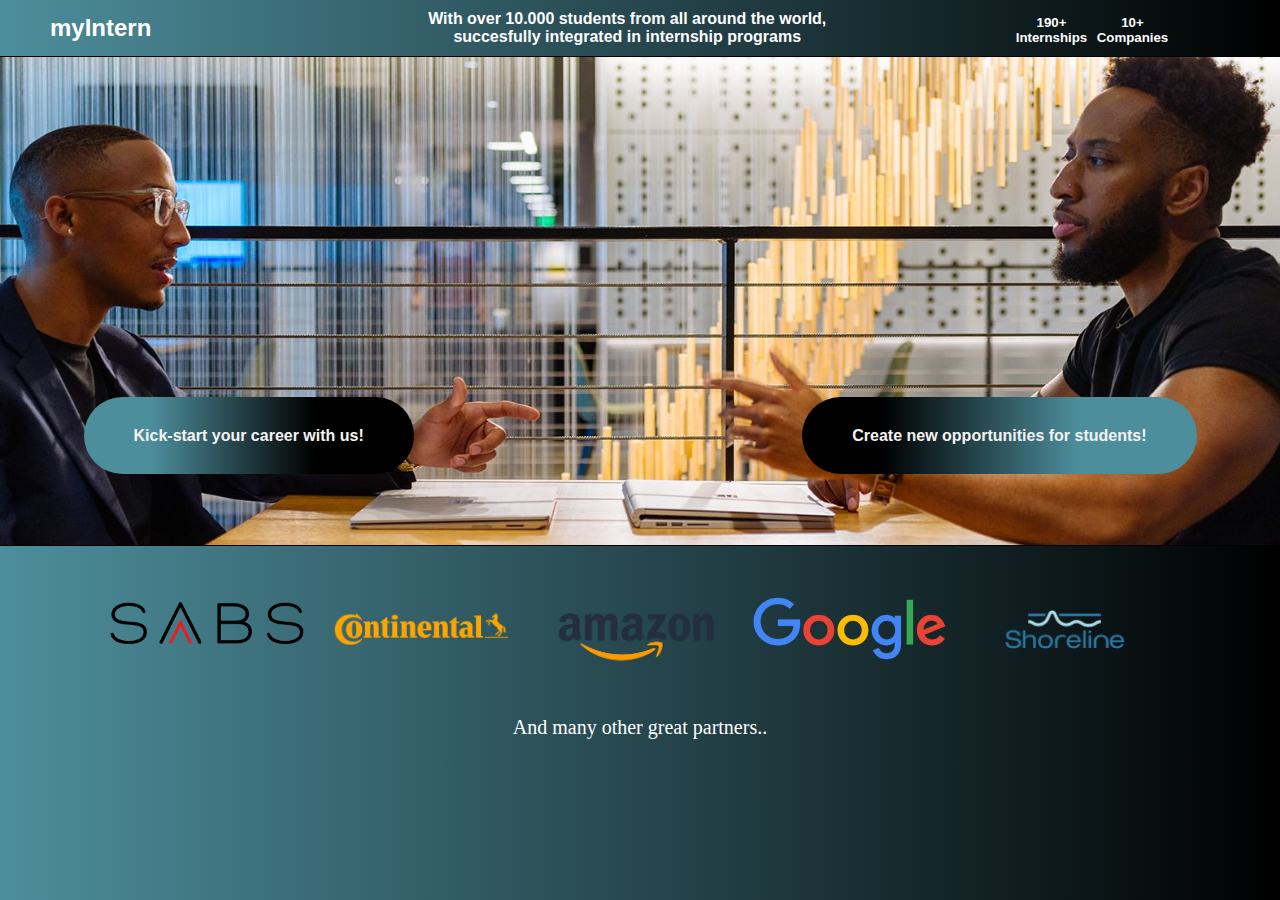
<file: ITMarathon/index.html>
<!DOCTYPE html>
<html lang="en">
  <head>
    <meta charset="UTF-8" />
    <meta http-equiv="X-UA-Compatible" content="IE=edge" />
    <link rel="stylesheet" href="styleindex.css" />
    <meta name="viewport" content="width=device-width, initial-scale=1.0" />
    <link
      rel="stylesheet"
      href="https://stackpath.bootstrapcdn.com/font-awesome/4.7.0/css/font-awesome.min.css"
    />
    <title>myIntern</title>
  </head>
  <body>
    <div class="header">
      <div class="container">
        <div class="navbar">
          <div class="logo">
            <h2>myIntern</h2>
          </div>
          <nav>
            <ul id="menuItems">
              <li>
                <h4>
                  With over 10.000 students from all around the world,<br />
                  succesfully integrated in internship programs
                </h4>
              </li>
              <li>
                <h5>190+<br />Internships</h5>
              </li>
              <li>
                <h5>10+<br />Companies</h5>
              </li>
            </ul>
          </nav>
        </div>
      </div>
    </div>
    <div class="linie"></div>
    <div class="container1">
      <div class="text-reclama"></div>
      <a href="login_student.html" class="btn1"
        >Kick-start your career with us!</a
      >
      <a href="login_companii.html" class="btn2"
        >Create new opportunities for students!</a
      >
    </div>
    <div class="linie"></div>
    <div class="brands">
      <div class="small-container">
        <div class="row">
          <div class="col-5">
            <a href="https://www.sabs.eu/" target="_blank">
              <img style="padding-top: 45px" src="sabs.svg"
            /></a>
          </div>
          <div class="col-5">
            <a href="https://www.continental.com/en/" target="_blank">
              <img
                style="padding-top: 0px; padding-bottom: 0"
                src="continental.png"
            /></a>
          </div>
          <div class="col-5">
            <a href="https://www.aboutamazon.com/" target="_blank">
              <img src="amazon.jpg"
            /></a>
          </div>
          <div class="col-5">
            <a href="https://about.google/" target="_blank"
              ><img src="google.jpg"
            /></a>
          </div>

          <div class="col-5">
            <a href="https://shoreline.io/" target="_blank"
              ><img style="padding-top: 25px" src="shoreline.jpg"
            /></a>
          </div>
        </div>
      </div>
      <p class="footer-text">And many other great partners..</p>
    </div>
  </body>
</html>
</file>
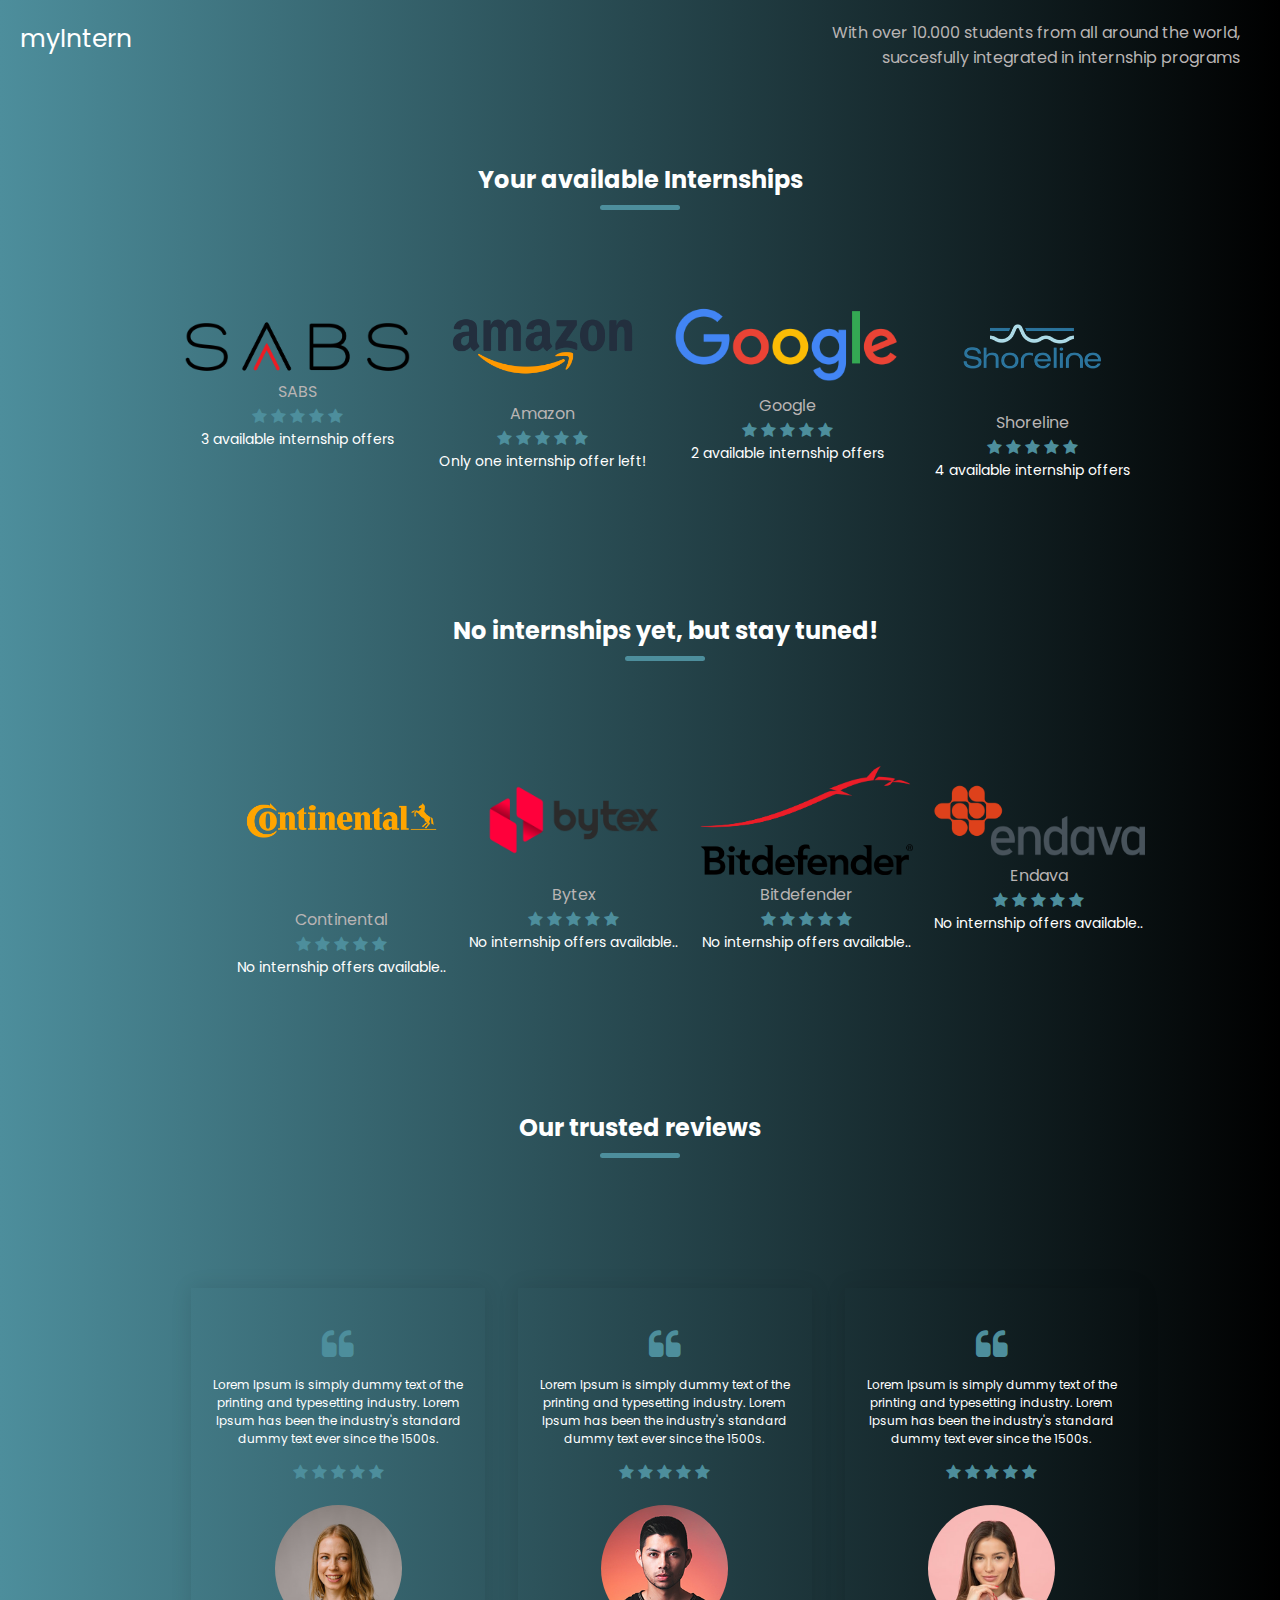
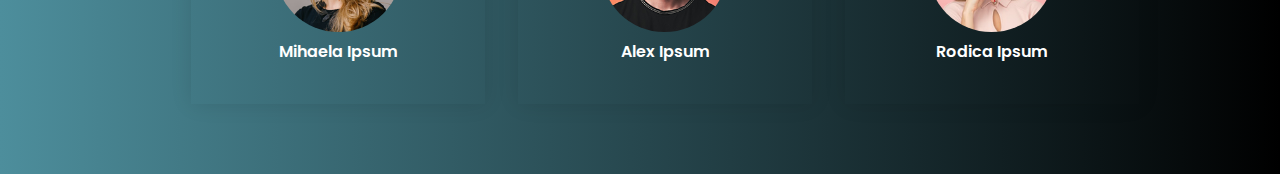
<file: ITMarathon/final_page.html>
<!DOCTYPE html>
<html lang="en">
  <head>
    <meta charset="UTF-8" />
    <title>Pagina firme</title>
    <link rel="stylesheet" href="final_page.css" />
    <link
      href="https://fonts.googleapis.com/css2?family=Poppins:wght@300;400;500;600;700&display=swap"
      rel="stylesheet"
    />
    <link
      rel="stylesheet"
      href="https://stackpath.bootstrapcdn.com/font-awesome/4.7.0/css/font-awesome.min.css"
    />
  </head>
  <body>
    <div class="header">
      <div class="container">
        <div class="navbar">
          <div class="logo">
            <a href="index.html" style="font-size: 25px">myIntern</a>
          </div>
          <nav>
            <ul id="menuItems">
              <li>
                <h4>
                  With over 10.000 students from all around the world,<br />
                  succesfully integrated in internship programs
                </h4>
              </li>
            </ul>
          </nav>
        </div>
      </div>
    </div>

    <!---- features producs----->
    <div class="small-container">
      <h2 class="title">Your available Internships</h2>
      <div class="row">
        <div class="col-4">
          <img src="sabs.svg" />
          <h4>SABS</h4>
          <div class="rating">
            <i class="fa fa-star"></i>
            <i class="fa fa-star"></i>
            <i class="fa fa-star"></i>
            <i class="fa fa-star"></i>
            <i class="fa fa-star"></i>
          </div>
          <p>3 available internship offers</p>
        </div>
        <div class="col-4">
          <img src="amazon.jpg" />
          <h4>Amazon</h4>
          <div class="rating">
            <i class="fa fa-star"></i>
            <i class="fa fa-star"></i>
            <i class="fa fa-star"></i>
            <i class="fa fa-star"></i>
            <i class="fa fa-star"></i>
          </div>
          <p>Only one internship offer left!</p>
        </div>
        <div class="col-4">
          <img src="google.jpg" />
          <h4>Google</h4>
          <div class="rating">
            <i class="fa fa-star"></i>
            <i class="fa fa-star"></i>
            <i class="fa fa-star"></i>
            <i class="fa fa-star"></i>
            <i class="fa fa-star"></i>
          </div>
          <p>2 available internship offers</p>
        </div>
        <div class="col-4">
          <img src="shoreline.jpg" />
          <h4>Shoreline</h4>
          <div class="rating">
            <i class="fa fa-star"></i>
            <i class="fa fa-star"></i>
            <i class="fa fa-star"></i>
            <i class="fa fa-star"></i>
            <i class="fa fa-star"></i>
          </div>
          <p>4 available internship offers</p>
        </div>
        <h2 class="title">No internships yet, but stay tuned!</h2>
        <div class="row">
          <div class="col-4">
            <img src="continental.png" />
            <h4>Continental</h4>
            <div class="rating">
              <i class="fa fa-star"></i>
              <i class="fa fa-star"></i>
              <i class="fa fa-star"></i>
              <i class="fa fa-star"></i>
              <i class="fa fa-star"></i>
            </div>
            <p>No internship offers available..</p>
          </div>
          <div class="col-4">
            <img src="bytex.png" />
            <h4>Bytex</h4>
            <div class="rating">
              <i class="fa fa-star"></i>
              <i class="fa fa-star"></i>
              <i class="fa fa-star"></i>
              <i class="fa fa-star"></i>
              <i class="fa fa-star"></i>
            </div>
            <p>No internship offers available..</p>
          </div>
          <div class="col-4">
            <img src="bitdefender.png" />
            <h4>Bitdefender</h4>
            <div class="rating">
              <i class="fa fa-star"></i>
              <i class="fa fa-star"></i>
              <i class="fa fa-star"></i>
              <i class="fa fa-star"></i>
              <i class="fa fa-star"></i>
            </div>
            <p>No internship offers available..</p>
          </div>
          <div class="col-4">
            <img src="endava.png" />
            <h4>Endava</h4>
            <div class="rating">
              <i class="fa fa-star"></i>
              <i class="fa fa-star"></i>
              <i class="fa fa-star"></i>
              <i class="fa fa-star"></i>
              <i class="fa fa-star"></i>
            </div>
            <p>No internship offers available..</p>
          </div>
        </div>
      </div>
    </div>

    <h2 class="title">Our trusted reviews</h2>

    <!------ Testimonial --------->
    <div class="testimonial">
      <div class="small-container">
        <div class="row">
          <div class="col-3">
            <i class="fa fa-quote-left"></i>
            <p>
              Lorem Ipsum is simply dummy text of the printing and typesetting
              industry. Lorem Ipsum has been the industry's standard dummy text
              ever since the 1500s.
            </p>
            <div class="rating">
              <i class="fa fa-star"></i>
              <i class="fa fa-star"></i>
              <i class="fa fa-star"></i>
              <i class="fa fa-star"></i>
              <i class="fa fa-star"></i>
            </div>
            <img src="user-1.png" />
            <h3>Mihaela Ipsum</h3>
          </div>
          <div class="col-3">
            <i class="fa fa-quote-left"></i>
            <p>
              Lorem Ipsum is simply dummy text of the printing and typesetting
              industry. Lorem Ipsum has been the industry's standard dummy text
              ever since the 1500s.
            </p>
            <div class="rating">
              <i class="fa fa-star"></i>
              <i class="fa fa-star"></i>
              <i class="fa fa-star"></i>
              <i class="fa fa-star"></i>
              <i class="fa fa-star"></i>
            </div>
            <img src="user-2.png" />
            <h3>Alex Ipsum</h3>
          </div>
          <div class="col-3">
            <i class="fa fa-quote-left"></i>
            <p>
              Lorem Ipsum is simply dummy text of the printing and typesetting
              industry. Lorem Ipsum has been the industry's standard dummy text
              ever since the 1500s.
            </p>
            <div class="rating">
              <i class="fa fa-star"></i>
              <i class="fa fa-star"></i>
              <i class="fa fa-star"></i>
              <i class="fa fa-star"></i>
              <i class="fa fa-star"></i>
            </div>
            <img src="user-3.png" />
            <h3>Rodica Ipsum</h3>
          </div>
        </div>
      </div>
    </div>

    <!---------- js for togglemenu ----------->
    <script>
      var MenuItems = document.getElementById("MenuItems");

      MenuItems.style.maxHeight = "0px";

      function menutoggle() {
        if (MenuItems.style.maxHeight == "0px") {
          MenuItems.style.maxHeight = "200px";
        } else {
          MenuItems.style.maxHeight = "0px";
        }
      }
    </script>
  </body>
</html>
</file>
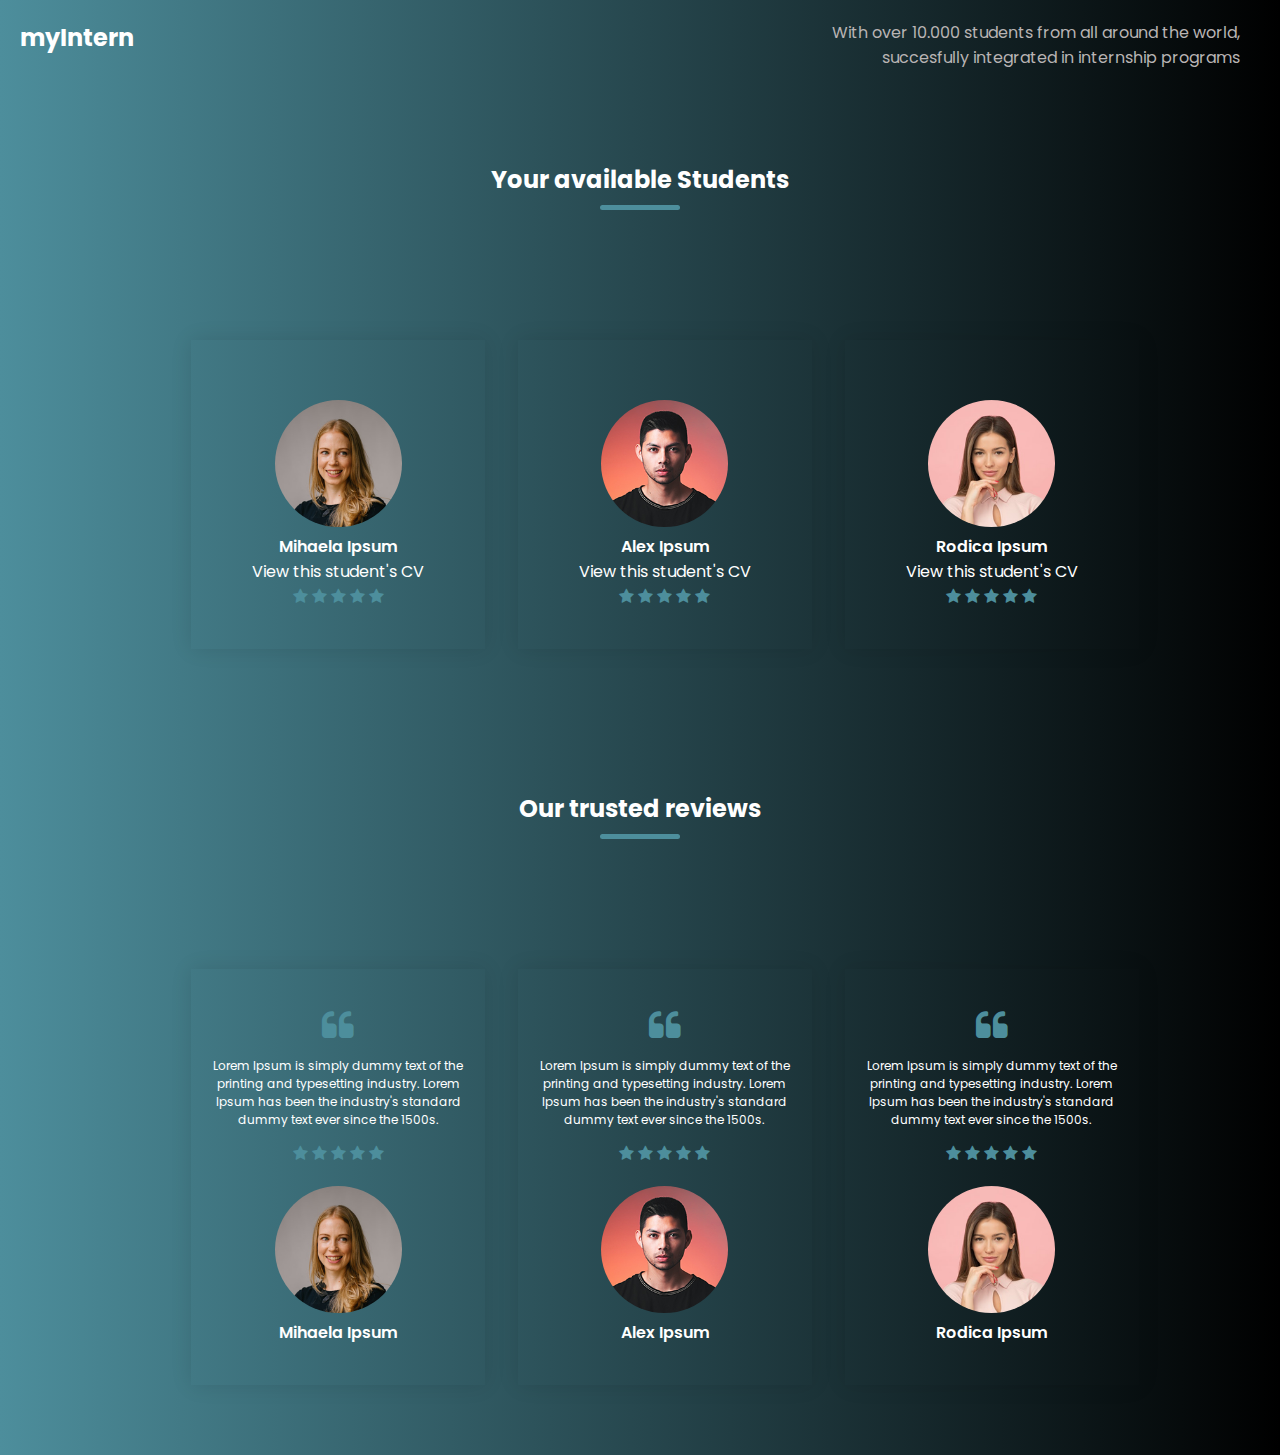
<file: ITMarathon/final_page_companii.html>
<!DOCTYPE html>
<html lang="en">
<head>
    <meta charset="UTF-8">
    <title> Pagina companie</title>
    <link rel="stylesheet" href="final_page.css">
    <link href="https://fonts.googleapis.com/css2?family=Poppins:wght@300;400;500;600;700&display=swap" rel="stylesheet">
    <link rel="stylesheet" href="https://stackpath.bootstrapcdn.com/font-awesome/4.7.0/css/font-awesome.min.css">
</head>
<body>
    <div class="header">
        
    
    </div>
</div>
<div class="header">
    <div class="container">
      <div class="navbar">
        <div class="logo">
          <a href="index.html"> <h2>myIntern</h2></a>
        </div>
        <nav>
          <ul id="menuItems">
            <li>
              <h4>
                With over 10.000 students from all around the world,<br />
                succesfully integrated in internship programs
              </h4>
            </li>
            
          </ul>
        </nav>
      </div>
    </div>
  </div>
   
    
    
    <!---- features producs----->
    
        <h2 class="title">Your available Students</h2>
        
            <div class="testimonial">
                <div class="small-container">
                    <div class="row">
                        <div class="col-3">
                            
                            <img src="user-1.png">
                            <h3>Mihaela Ipsum</h3>
                            
                            <a href="cv.html" >View this student's CV</a>
                            <div class="rating">
                                <i class="fa fa-star"></i>
                                <i class="fa fa-star"></i>
                                <i class="fa fa-star"></i>
                                <i class="fa fa-star"></i>
                                <i class="fa fa-star"></i>
                            </div>
                        </div>
                        <div class="col-3">
                            
                            
                            <img src="user-2.png">
                            <h3>Alex Ipsum</h3>
                            <a href="cv.html" >View this student's CV</a>
                            
                            <div class="rating">
                                <i class="fa fa-star"></i>
                                <i class="fa fa-star"></i>
                                <i class="fa fa-star"></i>
                                <i class="fa fa-star"></i>
                                <i class="fa fa-star"></i>
                            </div>
                        </div>
                        <div class="col-3">
                            
                            
                            
                            <img src="user-3.png">
                            <h3>Rodica Ipsum</h3>
                            <a href="cv.html" >View this student's CV</a>
                            <div class="rating">
                                <i class="fa fa-star"></i>
                                <i class="fa fa-star"></i>
                                <i class="fa fa-star"></i>
                                <i class="fa fa-star"></i>
                                <i class="fa fa-star"></i>
                            </div>
                        </div>
                    </div>
                </div>
            </div>

    <h2 class="title">Our trusted reviews </h2>
    
<!------ Testimonial --------->
    <div class="testimonial">
        <div class="small-container">
            <div class="row">
                <div class="col-3">
                    <i class="fa fa-quote-left"></i>
                    <p>Lorem Ipsum is simply dummy text of the printing and typesetting industry. Lorem Ipsum has been the industry's standard dummy text ever since the 1500s.</p>
                    <div class="rating">
                        <i class="fa fa-star"></i>
                        <i class="fa fa-star"></i>
                        <i class="fa fa-star"></i>
                        <i class="fa fa-star"></i>
                        <i class="fa fa-star"></i>
                    </div>
                    <img src="user-1.png">
                    <h3>Mihaela Ipsum</h3>
                </div>
                <div class="col-3">
                    <i class="fa fa-quote-left"></i>
                    <p>Lorem Ipsum is simply dummy text of the printing and typesetting industry. Lorem Ipsum has been the industry's standard dummy text ever since the 1500s.</p>
                    <div class="rating">
                        <i class="fa fa-star"></i>
                        <i class="fa fa-star"></i>
                        <i class="fa fa-star"></i>
                        <i class="fa fa-star"></i>
                        <i class="fa fa-star"></i>
                    </div>
                    <img src="user-2.png">
                    <h3>Alex Ipsum</h3>
                </div>
                <div class="col-3">
                    <i class="fa fa-quote-left"></i>
                    <p>Lorem Ipsum is simply dummy text of the printing and typesetting industry. Lorem Ipsum has been the industry's standard dummy text ever since the 1500s.</p>
                    <div class="rating">
                        <i class="fa fa-star"></i>
                        <i class="fa fa-star"></i>
                        <i class="fa fa-star"></i>
                        <i class="fa fa-star"></i>
                        <i class="fa fa-star"></i>
                    </div>
                    <img src="user-3.png">
                    <h3>Rodica Ipsum</h3>
                </div>
            </div>
        </div>
    </div>
    
   
    
    
    
    <!---------- js for togglemenu ----------->
    <script>
        var MenuItems = document.getElementById("MenuItems");
        
        MenuItems.style.maxHeight = "0px";
        
        function menutoggle(){
            if(MenuItems.style.maxHeight == "0px"){
                MenuItems.style.maxHeight = "200px";
            }
            else{
                MenuItems.style.maxHeight = "0px";
            }
        }
    </script>
    
</body>
</html>
</file>
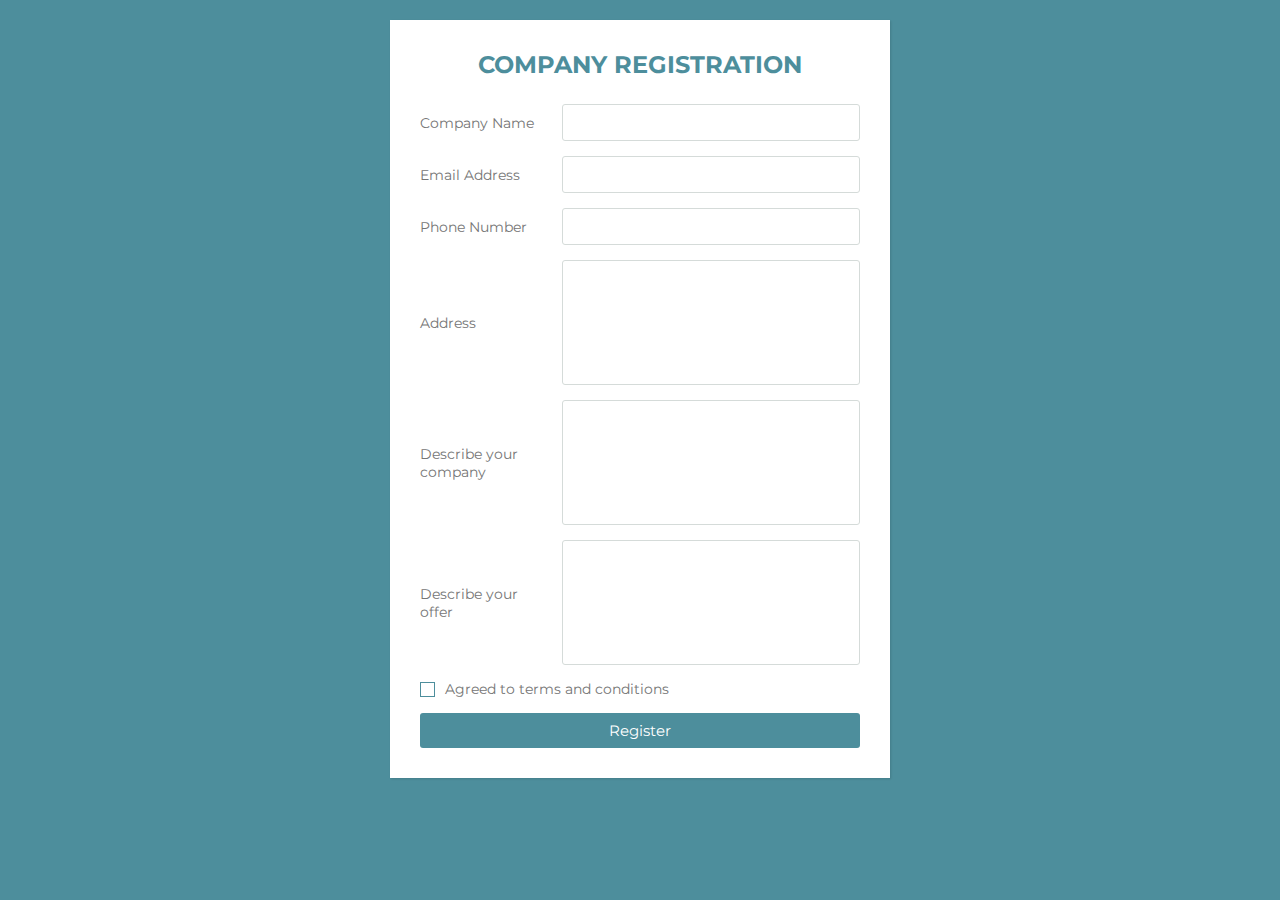
<file: ITMarathon/formular_companii.html>
<!DOCTYPE html>
<html lang="en">
  <head>
    <meta charset="UTF-8" />
    <meta name="viewport" content="width=device-width, initial-scale=1.0" />
    <title>Registration Form</title>
    <link rel="stylesheet" href="style_Fstud.css" />
  </head>
  <body>
    <div class="wrapper">
      <div class="title">Company Registration</div>
      <form class="form" id="register123">
        <div class="inputfield">
          <label>Company Name</label>
          <input type="text" class="input" name="fullname" />
        </div>
        <div class="inputfield">
          <label>Email Address</label>
          <input type="text" class="input" name="email_r" />
        </div>
        <div class="inputfield" id="registernumber">
          <label>Phone Number</label>
          <input type="text" class="input" name="number_r" />
        </div>
        <div class="inputfield" id="registeraddr">
          <label>Address</label>
          <textarea class="textarea" name="addr_r"></textarea>
        </div>
        <div class="inputfield" id="registerabout">
          <label>Describe your company</label>
          <textarea class="textarea" name="about_r"></textarea>
        </div>
        <div class="inputfield" id="registerexplica">
          <label>Describe your offer</label>
          <textarea class="textarea" name="achivexplic_r"></textarea>
        </div>
        <div class="inputfield terms">
          <label class="check">
            <input type="checkbox" />
            <span class="checkmark"></span>
          </label>
          <p>Agreed to terms and conditions</p>
        </div>
        <div class="inputfield">
          <a href="final_page_companii.html" class="btn">Register</a>
        </div>
      </form>
    </div>
  </body>
  <script
    src="https://code.jquery.com/jquery-3.6.0.min.js"
    integrity="sha256-/xUj+3OJU5yExlq6GSYGSHk7tPXikynS7ogEvDej/m4="
    crossorigin="anonymous"
  ></script>
  <script src="js_date.js"></script>
</html>
</file>
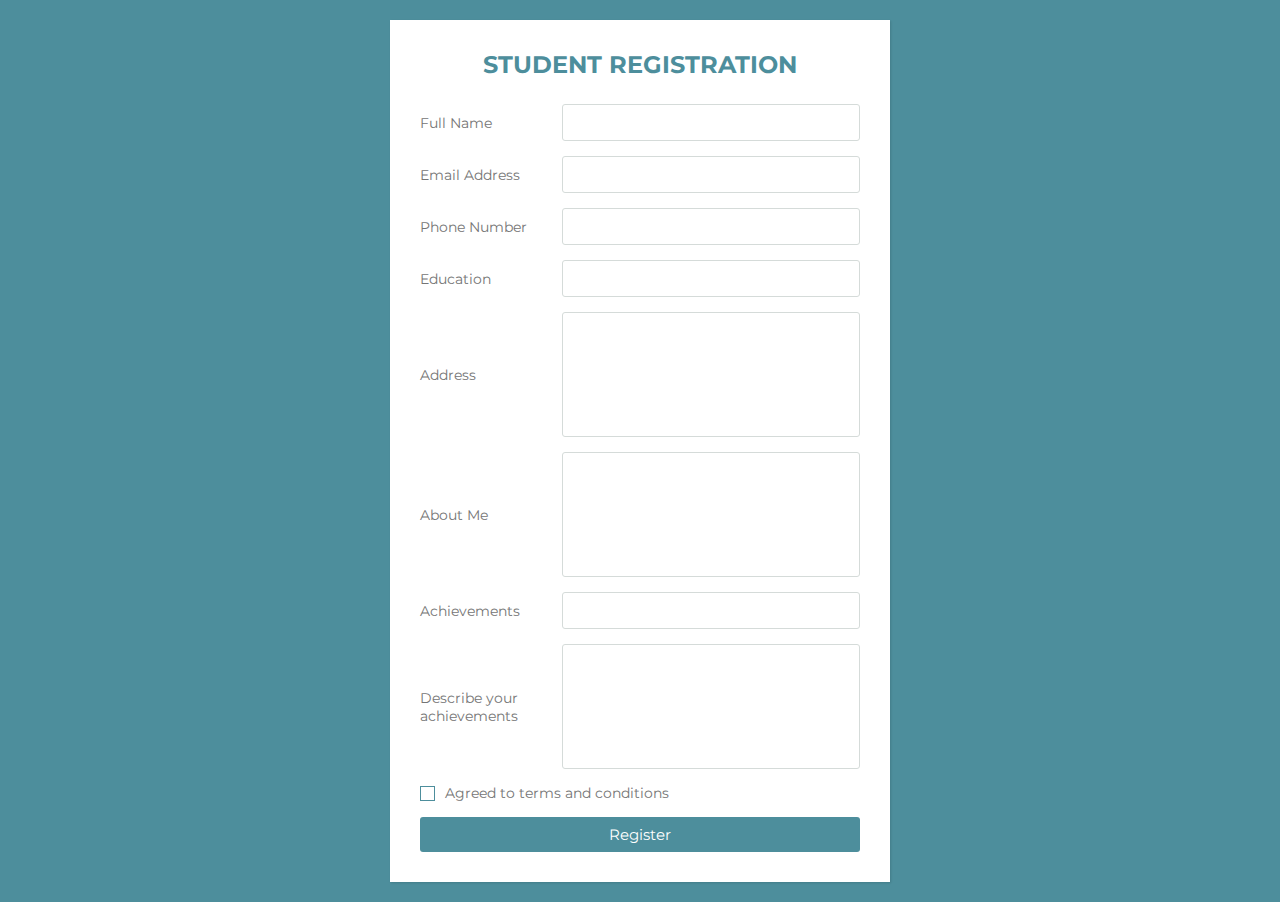
<file: ITMarathon/formular_student.html>
<!DOCTYPE html>
<html lang="en">
  <head>
    <meta charset="UTF-8" />
    <meta name="viewport" content="width=device-width, initial-scale=1.0" />
    <title>Registration Form</title>
    <link rel="stylesheet" href="style_Fstud.css" />
    <link
      rel="stylesheet"
      href="https://stackpath.bootstrapcdn.com/font-awesome/4.7.0/css/font-awesome.min.css"
    />
  </head>
  <body>
    <div class="wrapper">
      <div class="title">Student Registration</div>
      <form class="form" id="register123">
        <div class="inputfield">
          <label>Full Name</label>
          <input type="text" class="input" name="fullname" />
        </div>
        <div class="inputfield">
          <label>Email Address</label>
          <input type="text" class="input" name="email_r" />
        </div>
        <div class="inputfield" id="registernumber">
          <label>Phone Number</label>
          <input type="text" class="input" name="number_r" />
        </div>
        <div class="inputfield" id="registeredu">
          <label>Education</label>
          <input type="text" class="input" name="edu_r" />
        </div>
        <div class="inputfield" id="registeraddr">
          <label>Address</label>
          <textarea class="textarea" name="addr_r"></textarea>
        </div>
        <div class="inputfield" id="registerabout">
          <label>About Me</label>
          <textarea class="textarea" name="about_r"></textarea>
        </div>
        <div class="inputfield" id="registerachiv">
          <label>Achievements</label>
          <input type="text" class="input" name="achiv_r" />
        </div>
        <div class="inputfield" id="registerexplica">
          <label>Describe your achievements</label>
          <textarea class="textarea" name="achivexplic_r"></textarea>
        </div>
        <div class="inputfield terms">
          <label class="check">
            <input type="checkbox" />
            <span class="checkmark"></span>
          </label>
          <p>Agreed to terms and conditions</p>
        </div>
        <div class="inputfield">
          <a href="cv.html" class="btn">Register</a>
        </div>
      </form>
    </div>
  </body>
  <script
    src="https://code.jquery.com/jquery-3.6.0.min.js"
    integrity="sha256-/xUj+3OJU5yExlq6GSYGSHk7tPXikynS7ogEvDej/m4="
    crossorigin="anonymous"
  ></script>
  <script src="js_date.js"></script>
</html>
</file>
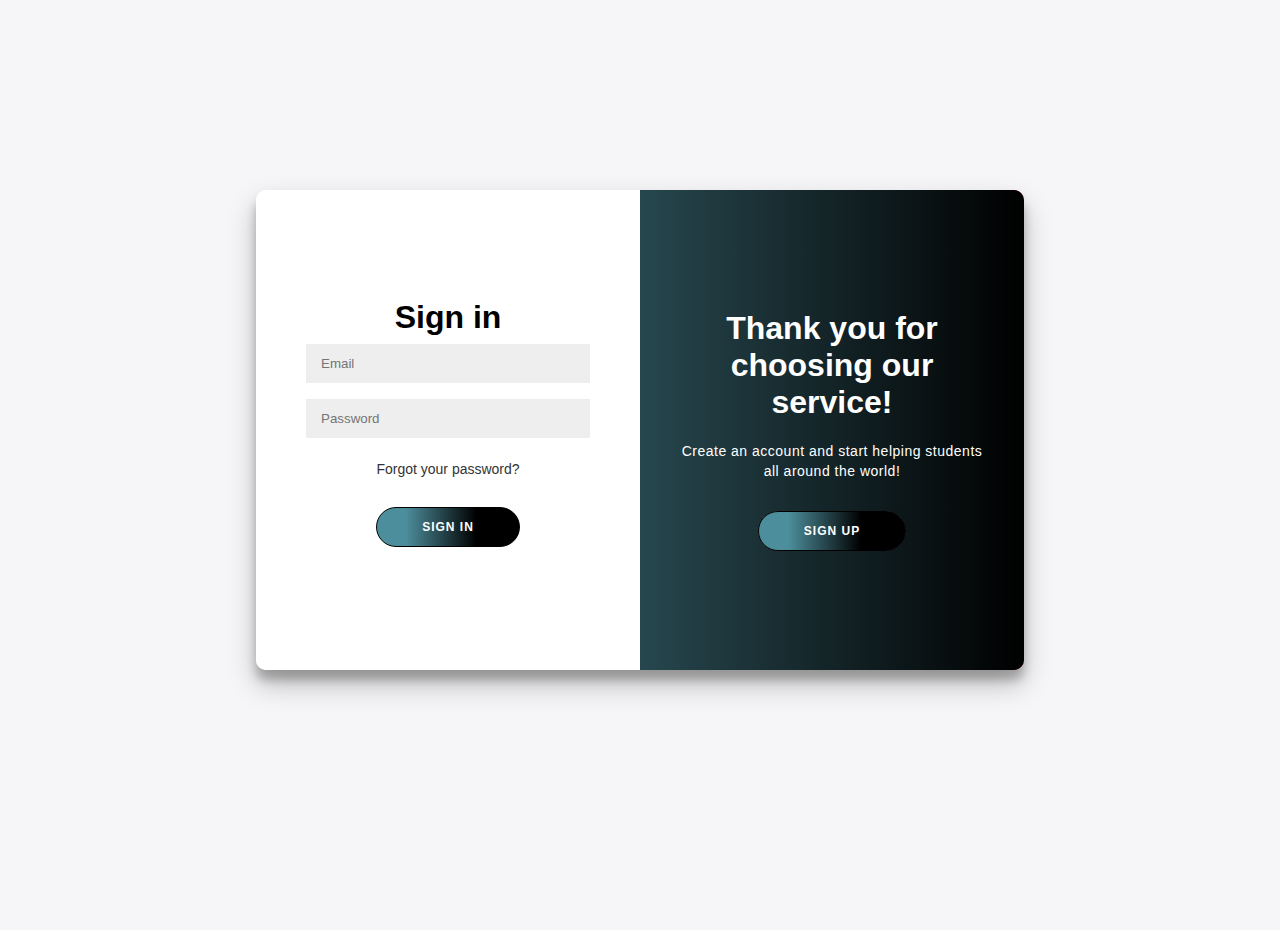
<file: ITMarathon/login_companii.html>
<!DOCTYPE html>
<html lang="en">
  <head>
    <meta charset="UTF-8" />
    <meta http-equiv="X-UA-Compatible" content="IE=edge" />
    <meta name="viewport" content="width=device-width, initial-scale=1.0" />
    <link rel="stylesheet" href="styles_login.css" />
    <link
      rel="stylesheet"
      href="https://stackpath.bootstrapcdn.com/font-awesome/4.7.0/css/font-awesome.min.css"
    />
    <title>signin-signup</title>
  </head>
  <div class="container" id="container">
    <div class="form-container sign-up-container">
      <form action="#">
        <h1>Create Account</h1>
        <input type="text" placeholder="Name" />
        <input type="email" placeholder="Email" />
        <input type="password" placeholder="Password" />
        <a href="formular_companii.html" class="btnn">Sign Up</a>
      </form>
    </div>
    <div class="form-container sign-in-container">
      <form action="#">
        <h1>Sign in</h1>
        <input type="email" placeholder="Email" />
        <input type="password" placeholder="Password" />
        <a href="#">Forgot your password?</a>
        <a href="final_page_companii.html" class="btnn">Sign In</a>
      </form>
    </div>
    <div class="overlay-container">
      <div class="overlay">
        <div class="overlay-panel overlay-left">
          <h1>Welcome Back!</h1>
          <p>Sign in to begin your journey with us!</p>
          <button class="btnn" id="signIn">Sign In</button>
        </div>
        <div class="overlay-panel overlay-right">
          <h1>Thank you for choosing our service!</h1>
          <p>
            Create an account and start helping students all around the world!
          </p>
          <button class="btnn" id="signUp">Sign Up</button>
        </div>
      </div>
    </div>
  </div>
  <script src="java_student.js"></script>
</html>
</file>
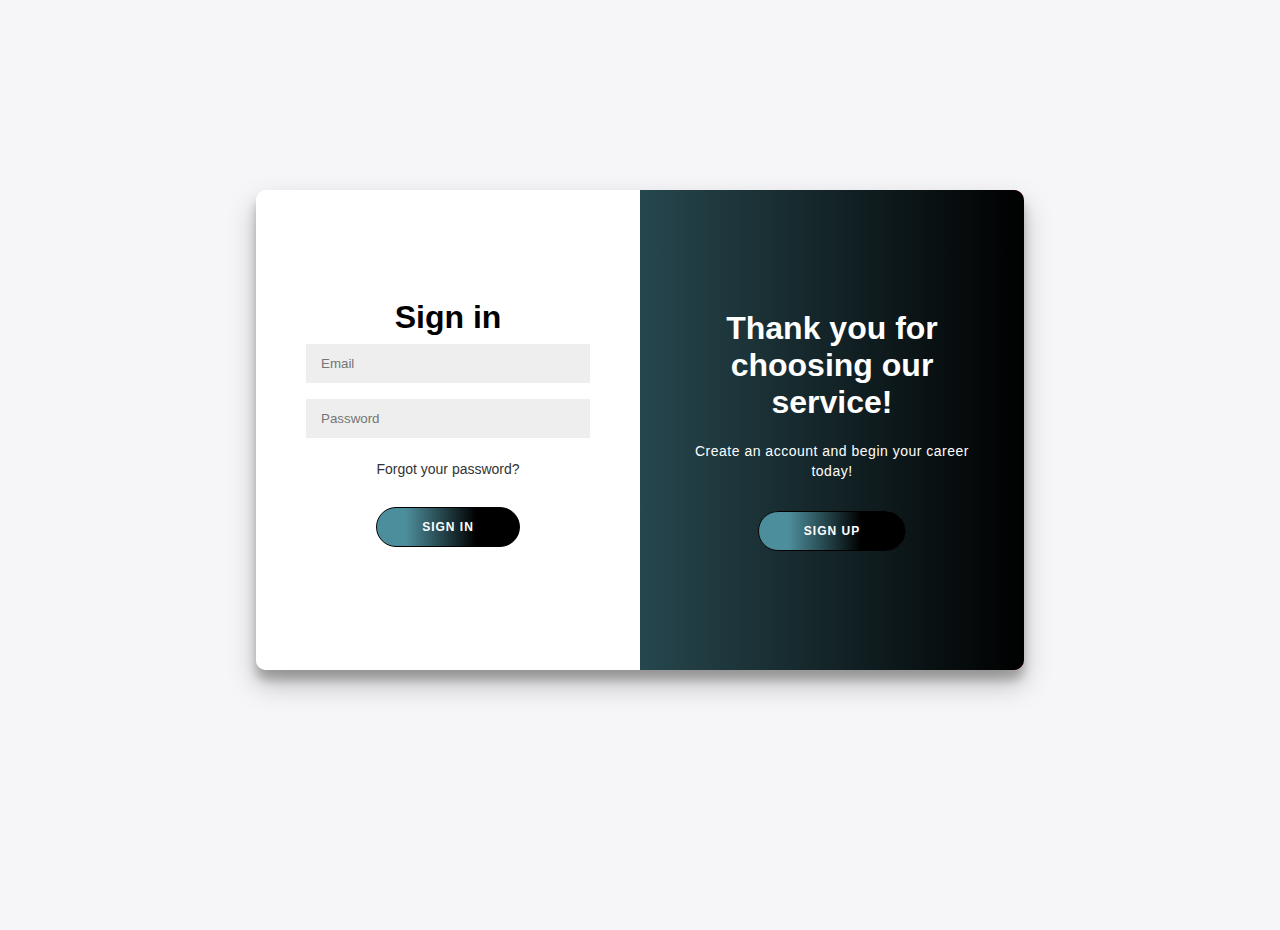
<file: ITMarathon/login_student.html>
<!DOCTYPE html>
<html lang="en">
  <head>
    <meta charset="UTF-8" />
    <meta http-equiv="X-UA-Compatible" content="IE=edge" />
    <meta name="viewport" content="width=device-width, initial-scale=1.0" />
    <link rel="stylesheet" href="styles_login.css" />
    <title>signin-signup</title>
  </head>
  <div class="container" id="container">
    <div class="form-container sign-up-container">
      <form action="#">
        <h1>Create Account</h1>
        <input type="text" placeholder="Name" />
        <input type="email" placeholder="Email" />
        <input type="password" placeholder="Password" />
        <a href="formular_student.html" class="btnn"
          >Sign Up
          <link
            rel="stylesheet"
            href="https://stackpath.bootstrapcdn.com/font-awesome/4.7.0/css/font-awesome.min.css"
          />
        </a>
      </form>
    </div>
    <div class="form-container sign-in-container">
      <form action="#">
        <h1>Sign in</h1>
        <input type="email" placeholder="Email" />
        <input type="password" placeholder="Password" />
        <a href="#">Forgot your password?</a>
        <a href="final_page.html" class="btnn">Sign In</a>
      </form>
    </div>
    <div class="overlay-container">
      <div class="overlay">
        <div class="overlay-panel overlay-left">
          <h1>Welcome Back!</h1>
          <p>Sign in to begin your journey with us!</p>
          <button class="btnn" id="signIn">Sign In</button>
        </div>
        <div class="overlay-panel overlay-right">
          <h1>Thank you for choosing our service!</h1>
          <p>Create an account and begin your career today!</p>
          <button class="btnn" id="signUp">Sign Up</button>
        </div>
      </div>
    </div>
  </div>
  <script src="java_student.js"></script>
</html>
</file>
<file: ITMarathon/styleindex.css>
/*     CSS      */
* {
  margin: 0;
  padding: 0;
}
body {
  font-family: "Poppins", sans-serif;
  background-image: linear-gradient(to right, #4d8e9c, rgb(0, 0, 0));
}
.navbar {
  display: flex;
  align-items: center;
  padding: 10px;
}

nav {
  flex: 1;
  text-align: center;
}
nav ul {
  display: inline-block;
  list-style-type: none;
}
nav ul li {
  display: inline-block;
  margin-right: 5px;
}
.logo {
  padding-left: 40px;
  color: white;
  font-weight: bolder;
}
h5 {
  color: white;
  font-weight: bolder;
  position: relative;
  right: -180px;
}
h4 {
  color: white;
  font-weight: bolder;
}
.header {
  background-image: linear-gradient(to right, #4d8e9c, rgb(0, 0, 0));
  border-bottom: 10px black;
}
.container1 {
  text-align: center;
  padding-top: 20px;
  padding-bottom: 450px;
  background-image: url("alegere.jpg");
  background-size: cover;
  background-position: center;
}
.btn1 {
  position: relative;
  left: -15%;
  bottom: -350px;
  background-image: linear-gradient(to right, #4d8e9c 20%, rgb(0, 0, 0) 70%);
  padding: 30px 50px 30px 50px;
  border-radius: 100px;
  text-decoration: none;
  color: rgb(244, 242, 242);
  font-weight: bolder;
}
.btn2 {
  position: relative;
  left: 15%;
  bottom: -350px;
  background-image: linear-gradient(to right, rgb(0, 0, 0) 20%, #4d8e9c 70%);
  padding: 30px 50px 30px 50px;
  border-radius: 100px;
  text-decoration: none;
  color: rgb(244, 242, 242);
  font-weight: bolder;
}
.text-reclama {
  color: #000;
  font-weight: bolder;
  font-size: 25px;
}
.linie {
  color: blue;
  background-color: black;
  padding: 0.5px;
}
.small-container {
  max-width: 1080px;
  margin: auto;
  padding-left: 25px;
  padding-right: 25px;
}
.brands {
  padding: 0;
  background-image: linear-gradient(to right, #4d8e9c, rgb(0, 0, 0));
}
.col-5 {
  width: 160px;
  display: inline-block;
  padding-top: 20px;
}
.col-5 img {
  width: 100%;
  cursor: pointer;

  padding-top: 40px;
}
.col-5 img:hover {
  opacity: 0.7;
}

.col-5 {
  float: left;
  width: 18%;
  padding: 10px;
}

.row::after {
  content: "";
  clear: both;
  display: table;
}

.footer-text {
  padding-bottom: 50px;
  text-align: center;
  color: white;
  font-family: Lucida;
  font-size: 20px;
  

}
</file>
<file: ITMarathon/final_page.css>
* {
  margin: 0;
  padding: 0;
  box-sizing: border-box;
}
body {
  font-family: "Poppins", sans-serif;
  background-image: linear-gradient(to right, #4d8e9c, rgb(0, 0, 0));
}

.navbar {
  display: flex;
  align-items: left;
  padding: 20px;
}

nav {
  flex: 1;
  text-align: right;
}
nav ul {
  display: inline-block;
  list-style-type: none;
}
nav ul li {
  display: inline-block;
  margin-right: 20px;
}
a {
  text-decoration: none;
  color: white;
}
p {
  color: white;
}
.conainer {
  max-width: 1300px;
  margin: auto;
  padding-left: 25px;
  padding-right: 25px;
}
.row {
  display: flex;
  align-items: center;
  flex-wrap: wrap;
  justify-content: space-around;
  padding-left: 50px;
  padding-top: 50px;
}
.col-2 {
  flex-basis: 50%;
  min-height: 300px;
}
.col-2 img {
  max-width: 100%;
  padding: 50px 0;
}
.col-2 h1 {
  font-size: 50px;
  line-height: 60px;
  margin: 25px 0;
}
.btn {
  display: inline-block;
  background: #ff523b;
  color: #fff;
  padding: 8px 30px;
  margin: 30px 0;
  border-radius: 30px;
  transition: background 0.5s;
}
.header .row {
  margin-top: 10px;
}
.btn:hover {
  background: #563434;
}

.categories {
  margin: 70px 0;
}
.col-3 {
  flex-basis: 30%;
  min-width: 250px;
  margin-bottom: 30px;
  position: relative;
  top: -40px;
}

.col-3 img {
  width: 100%;
}
.small-container {
  max-width: 1080px;
  margin: auto;
  padding-left: 25px;
  padding-right: 25px;
}
.col-4 {
  flex-basis: 25%;
  padding: 10px;
  min-width: 200px;
  margin-bottom: 50px;
  transition: transform 0.5s;
  text-align: center;
}

.col-4 img {
  width: 100%;
}
.title {
  text-align: center;
  margin: 0 auto 80px;
  position: relative;
  top: 60px;
  line-height: 60px;
  color: white;
}
.title::after {
  content: "";
  background: #4d8e9c;
  width: 80px;
  height: 5px;
  border-radius: 5px;
  position: absolute;
  bottom: 0;
  left: 50%;
  transform: translateX(-50%);
}
h4 {
  color: rgb(185, 180, 180);
  font-weight: normal;
}
.col-4 p {
  font-size: 14px;
}
.rating .fa {
  color: #4d8e9c;
}
.col-4:hover {
  transform: translateY(10px);
  cursor: pointer;
  opacity: 0.7;
}
.offer {
  background: radial-gradient(#fff, #ffd6d6);
  margin-top: 80px;
  padding: 30px 0;
  text-align: center;
}
.col-2 .offer-img {
  padding: 50px;
}
small {
  color: white;
}
.testimonial {
  padding-top: 100px;
}
.testimonial .col-3 {
  text-align: center;
  padding: 40px 20px;
  box-shadow: 0 0 20px 0px rgba(0, 0, 0, 0.1);
  cursor: pointer;
  transition: transform 0.5s;
}
.testimonial .col-3 img {
  width: 50%;
  margin-top: 20px;
  border-radius: 50%;
}
.testimonial .col-3:hover {
  transform: translateY(-10px);
  opacity: 0.7;
}
.fa.fa-quote-left {
  font-size: 34px;
  color: #4d8e9c;
}
.col-3 p {
  font-size: 12px;
  margin: 12px 0;
  color: white;
}
.testimonial .col-3 h3 {
  font-weight: 600;
  color: white;
  font-size: 16px;
}
.brands {
  margin: 100px 0;
}
.col-5 {
  width: 160px;
}
.col-5 img {
  width: 100%;
  cursor: pointer;
  filter: grayscale(100%);
}
.col-5 img:hover {
  filter: grayscale(0);
}

.footer {
  background: #000;
  color: #8a8a8a;
  font-size: 14px;
  padding: 60px 0 20px;
}
.footer p {
  color: #8a8a8a;
}
.footer h3 {
  color: #fff;
  margin-bottom: 20px;
}
.footer-col-1,
.footer-col-2,
.footer-col-3,
.footer-col-4 {
  min-width: 250px;
  margin-bottom: 20px;
}
.footer-col-1 {
  flex-basis: 30%;
}
.footer-col-2 {
  flex: 1;
  text-align: center;
}
.footer-col-2 img {
  width: 180px;
  margin-bottom: 20px;
}
.footer-col-3,
.footer-col-4 {
  flex-basis: 12%;
  text-align: center;
}
ul {
  list-style-type: none;
}
.app-logo {
  margin: 20px;
}
.app-logo img {
  width: 140px;
}
.footer hr {
  border: none;
  background: #b5b5b5;
  height: 1px;
  margin: 20px 0;
}
.copyright {
  text-align: center;
}

.menu-icon {
  width: 28px;
  margin-left: 20px;
  display: none;
}

/*------------media for menu-----------*/

@media only screen and (max-width: 800px) {
  nav ul {
    position: absolute;
    top: 70px;
    left: 0;
    background: #333;
    width: 100%;
    overflow: hidden;
    transition: max-height 0.5s;
  }
  nav ul li {
    display: block;
    margin-right: 50px;
    margin-top: 10px;
    margin-bottom: 10px;
  }
  nav ul li a {
    color: #fff;
  }
  .menu-icon {
    display: block;
    cursor: pointer;
  }
}
</file>
<file: ITMarathon/style_Fstud.css>
@import url("https://fonts.googleapis.com/css?family=Montserrat:400,700&display=swap");

* {
  margin: 0;
  padding: 0;
  box-sizing: border-box;
  font-family: "Montserrat", sans-serif;
}

body {
  background: #4d8e9c;
  padding: 0 10px;
}
.wrapper {
  max-width: 500px;
  width: 100%;
  background: #fff;
  margin: 20px auto;
  box-shadow: 1px 1px 2px rgba(0, 0, 0, 0.125);
  padding: 30px;
}

.wrapper .title {
  font-size: 24px;
  font-weight: 700;
  margin-bottom: 25px;
  color: #4d8e9c;
  text-transform: uppercase;
  text-align: center;
}

.wrapper .form {
  width: 100%;
}

.wrapper .form .inputfield {
  margin-bottom: 15px;
  display: flex;
  align-items: center;
}

.wrapper .form .inputfield label {
  width: 200px;
  color: #757575;
  margin-right: 10px;
  font-size: 14px;
}

.wrapper .form .inputfield .input,
.wrapper .form .inputfield .textarea {
  width: 100%;
  outline: none;
  border: 1px solid #d5dbd9;
  font-size: 15px;
  padding: 8px 10px;
  border-radius: 3px;
  transition: all 0.3s ease;
}

.wrapper .form .inputfield .textarea {
  width: 100%;
  height: 125px;
  resize: none;
}

.wrapper .form .inputfield .custom_select {
  position: relative;
  width: 100%;
  height: 37px;
}

.wrapper .form .inputfield .custom_select:before {
  content: "";
  position: absolute;
  top: 12px;
  right: 10px;
  border: 8px solid;
  border-color: #d5dbd9 transparent transparent transparent;
  pointer-events: none;
}

.wrapper .form .inputfield .custom_select select {
  -webkit-appearance: none;
  -moz-appearance: none;
  appearance: none;
  outline: none;
  width: 100%;
  height: 100%;
  border: 0px;
  padding: 8px 10px;
  font-size: 15px;
  border: 1px solid #d5dbd9;
  border-radius: 3px;
}

.wrapper .form .inputfield .input:focus,
.wrapper .form .inputfield .textarea:focus,
.wrapper .form .inputfield .custom_select select:focus {
  border: 1px solid #4d8e9c;
}

.wrapper .form .inputfield p {
  font-size: 14px;
  color: #757575;
}
.wrapper .form .inputfield .check {
  width: 15px;
  height: 15px;
  position: relative;
  display: block;
  cursor: pointer;
}
.wrapper .form .inputfield .check input[type="checkbox"] {
  position: absolute;
  top: 0;
  left: 0;
  opacity: 0;
}
.wrapper .form .inputfield .check .checkmark {
  width: 15px;
  height: 15px;
  border: 1px solid #4d8e9c;
  display: block;
  position: relative;
}
.wrapper .form .inputfield .check .checkmark:before {
  content: "";
  position: absolute;
  top: 1px;
  left: 2px;
  width: 5px;
  height: 2px;
  border: 2px solid;
  border-color: transparent transparent #fff #fff;
  transform: rotate(-45deg);
  display: none;
}
.wrapper .form .inputfield .check input[type="checkbox"]:checked ~ .checkmark {
  background: #4d8e9c;
}

.wrapper
  .form
  .inputfield
  .check
  input[type="checkbox"]:checked
  ~ .checkmark:before {
  display: block;
}

.wrapper .form .inputfield a {
  width: 100%;
  padding: 8px 10px;
  font-size: 15px;
  border: 0px;
  background: #4d8e9c;
  color: #fff;
  cursor: pointer;
  border-radius: 3px;
  outline: none;
}

.wrapper .form .inputfield .btnn:hover {
  background: #468c9c;
}

.wrapper .form .inputfield:last-child {
  margin-bottom: 0;
}

@media (max-width: 420px) {
  .wrapper .form .inputfield {
    flex-direction: column;
    align-items: flex-start;
  }
  .wrapper .form .inputfield label {
    margin-bottom: 5px;
  }
  .wrapper .form .inputfield.terms {
    flex-direction: row;
  }
}
.btn {
  text-align: center;
  text-decoration: none;
}
.btn:hover {
  background-color: #fafcfc;
  color: #4d8e9c;
}
</file>
<file: ITMarathon/styles_login.css>
@import url("https://fonts.googleapis.com/css?family=Montserrat:400,800");

* {
  box-sizing: border-box;
}
.navbar {
  display: flex;
  align-items: center;
  padding: 10px;
}

nav {
  flex: 1;
  text-align: center;
}
nav ul {
  display: inline-block;
  list-style-type: none;
}
nav ul li {
  display: inline-block;
  margin-right: 5px;
}
.logo {
  padding-left: 40px;
  color: white;
  font-weight: bolder;
}
h5 {
  color: white;
  font-weight: bolder;
  position: relative;
  right: -180px;
}
h4 {
  color: white;
  font-weight: bolder;
}
.header {
  background-image: linear-gradient(to right, #4d8e9c, rgb(0, 0, 0));
  border-bottom: 10px black;
}
body {
  background: #f6f5f7;
  display: flex;
  justify-content: center;
  align-items: center;
  flex-direction: column;
  font-family: "Poppins", sans-serif;
  height: 100vh;
  margin: -20px 0 50px;
}

h1 {
  font-weight: bold;
  margin: 0;
}

h2 {
  text-align: center;
}

p {
  font-size: 14px;
  font-weight: 100;
  line-height: 20px;
  letter-spacing: 0.5px;
  margin: 20px 0 30px;
}

span {
  font-size: 12px;
}
a {
  color: #333;
  font-size: 14px;
  text-decoration: none;
  margin: 15px 0;
}
.btnn {
  border-radius: 20px;
  border: 1px solid black;
  background-image: linear-gradient(to right, #4d8e9c 20%, rgb(0, 0, 0) 70%);
  color: #ffffff;
  font-size: 12px;
  font-weight: bold;
  padding: 12px 45px;
  letter-spacing: 1px;
  text-transform: uppercase;
  transition: transform 80ms ease-in;
}

.btnn:active {
  transform: scale(0.95);
}

.btnn:focus {
  outline: none;
}

.btnn.ghost {
  background-color: transparent;
  border-color: #ffffff;
}

form {
  background-color: #ffffff;
  display: flex;
  align-items: center;
  justify-content: center;
  flex-direction: column;
  padding: 0 50px;
  height: 100%;
  text-align: center;
}

input {
  background-color: #eee;
  border: none;
  padding: 12px 15px;
  margin: 8px 0;
  width: 100%;
}

.container {
  background-color: #fff;
  border-radius: 10px;
  box-shadow: 0 14px 28px rgba(0, 0, 0, 0.25), 0 10px 10px rgba(0, 0, 0, 0.22);
  position: relative;
  overflow: hidden;
  width: 768px;
  max-width: 100%;
  min-height: 480px;
}

.form-container {
  position: absolute;
  top: 0;
  height: 100%;
  transition: all 0.6s ease-in-out;
}

.sign-in-container {
  left: 0;
  width: 50%;
  z-index: 2;
}

.container.right-panel-active .sign-in-container {
  transform: translateX(100%);
}

.sign-up-container {
  left: 0;
  width: 50%;
  opacity: 0;
  z-index: 1;
}

.container.right-panel-active .sign-up-container {
  transform: translateX(100%);
  opacity: 1;
  z-index: 5;
  animation: show 0.6s;
}

@keyframes show {
  0%,
  49.99% {
    opacity: 0;
    z-index: 1;
  }

  50%,
  100% {
    opacity: 1;
    z-index: 5;
  }
}

.overlay-container {
  position: absolute;
  top: 0;
  left: 50%;
  width: 50%;
  height: 100%;
  overflow: hidden;
  transition: transform 0.6s ease-in-out;
  z-index: 100;
}

.container.right-panel-active .overlay-container {
  transform: translateX(-100%);
}

.overlay {
  background: #ff416c;
  background: -webkit-linear-gradient(to right, #ff4b2b, #ff416c);
  background-image: linear-gradient(to right, #4d8e9c, rgb(0, 0, 0));
  background-repeat: no-repeat;
  background-size: cover;
  background-position: 0 0;
  color: #ffffff;
  position: relative;
  left: -100%;
  height: 100%;
  width: 200%;
  transform: translateX(0);
  transition: transform 0.6s ease-in-out;
}

.container.right-panel-active .overlay {
  transform: translateX(50%);
}

.overlay-panel {
  position: absolute;
  display: flex;
  align-items: center;
  justify-content: center;
  flex-direction: column;
  padding: 0 40px;
  text-align: center;
  top: 0;
  height: 100%;
  width: 50%;
  transform: translateX(0);
  transition: transform 0.6s ease-in-out;
}

.overlay-left {
  transform: translateX(-20%);
}

.container.right-panel-active .overlay-left {
  transform: translateX(0);
}

.overlay-right {
  right: 0;
  transform: translateX(0);
}

.container.right-panel-active .overlay-right {
  transform: translateX(20%);
}

.social-container {
  margin: 20px 0;
}

.social-container a {
  border: 1px solid #dddddd;
  border-radius: 50%;
  display: inline-flex;
  justify-content: center;
  align-items: center;
  margin: 0 5px;
  height: 40px;
  width: 40px;
}

footer {
  background-color: #222;
  color: #fff;
  font-size: 14px;
  bottom: 0;
  position: fixed;
  left: 0;
  right: 0;
  text-align: center;
  z-index: 999;
}

footer p {
  margin: 10px 0;
}

footer i {
  color: red;
}

footer a {
  color: #3c97bf;
  text-decoration: none;
}
</file>
